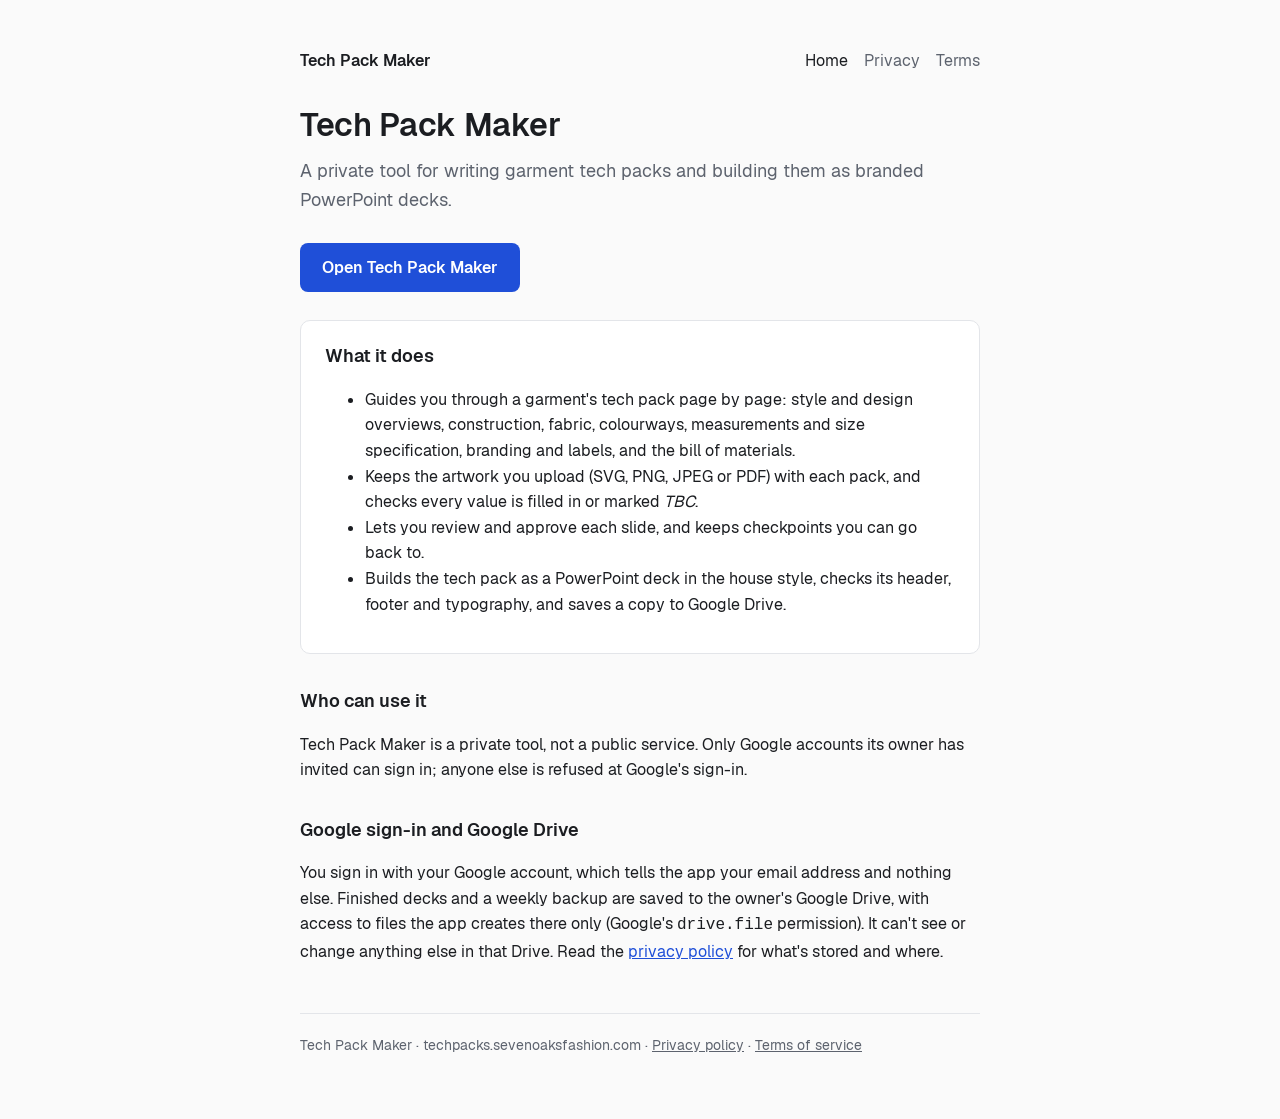
<file: index.html>
<!doctype html>
<html lang="en-GB">
<head>
<meta charset="utf-8">
<meta name="viewport" content="width=device-width, initial-scale=1">
<title>Tech Pack Maker</title>
<meta name="description" content="A private tool for writing garment tech packs and building them as branded PowerPoint decks.">
<link rel="stylesheet" href="style.css">
</head>
<body>
<main>
<header><a class="name" href="./">Tech Pack Maker</a><nav><a href="./" aria-current="page">Home</a><a href="privacy.html">Privacy</a><a href="terms.html">Terms</a></nav></header>
<h1>Tech Pack Maker</h1>
<p class="lead">A private tool for writing garment tech packs and building them as branded PowerPoint decks.</p>
<p><a class="button" href="https://tech-pack-maker-987222995137.europe-west2.run.app/">Open Tech Pack Maker</a></p>
<div class="card">
<h2 style="margin-top:0">What it does</h2>
<ul>
<li>Guides you through a garment's tech pack page by page: style and design overviews, construction, fabric, colourways, measurements and size specification, branding and labels, and the bill of materials.</li>
<li>Keeps the artwork you upload (SVG, PNG, JPEG or PDF) with each pack, and checks every value is filled in or marked <em>TBC</em>.</li>
<li>Lets you review and approve each slide, and keeps checkpoints you can go back to.</li>
<li>Builds the tech pack as a PowerPoint deck in the house style, checks its header, footer and typography, and saves a copy to Google Drive.</li>
</ul>
</div>
<h2>Who can use it</h2>
<p>Tech Pack Maker is a private tool, not a public service. Only Google accounts its owner has invited can sign in; anyone else is refused at Google's sign-in.</p>
<h2>Google sign-in and Google Drive</h2>
<p>You sign in with your Google account, which tells the app your email address and nothing else. Finished decks and a weekly backup are saved to the owner's Google Drive, with access to files the app creates there only (Google's <code>drive.file</code> permission). It can't see or change anything else in that Drive. Read the <a href="privacy.html">privacy policy</a> for what's stored and where.</p>
<footer>Tech Pack Maker · techpacks.sevenoaksfashion.com · <a href="privacy.html">Privacy policy</a> · <a href="terms.html">Terms of service</a></footer>
</main>
</body>
</html>
</file>
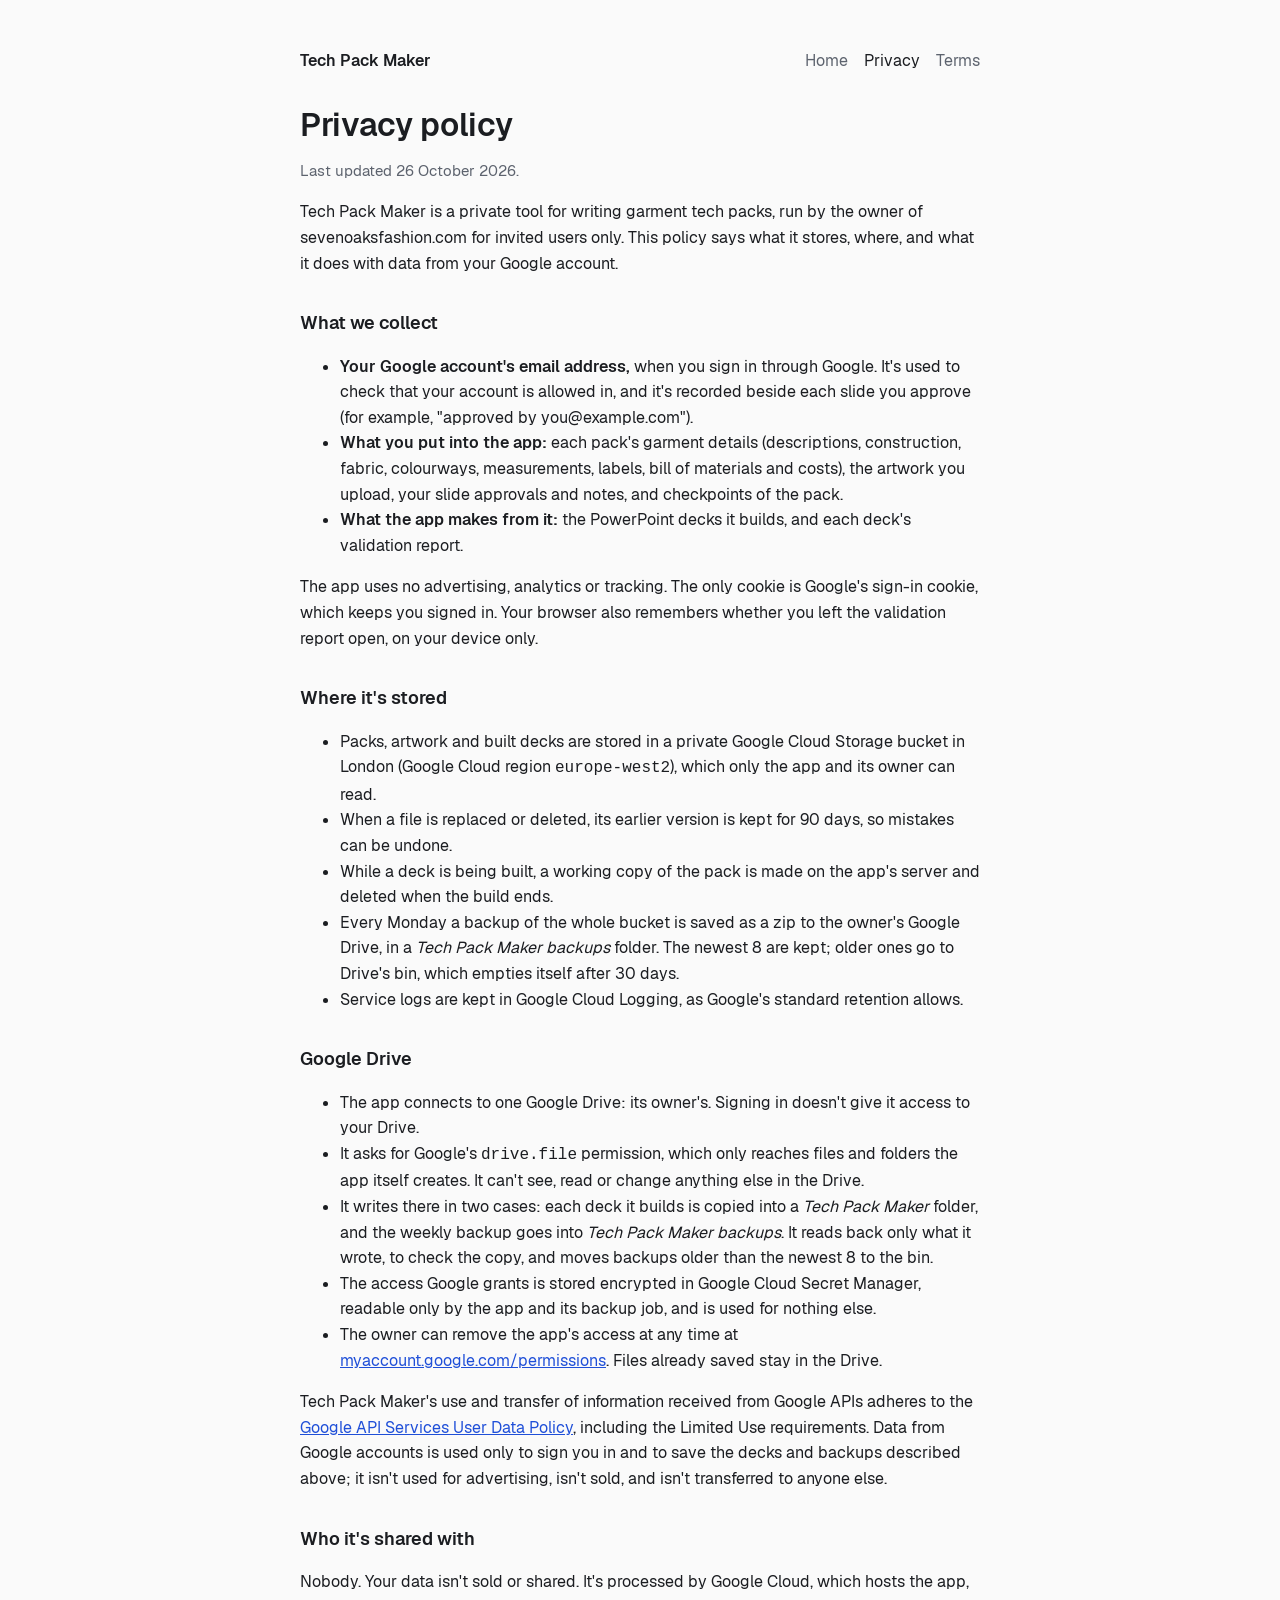
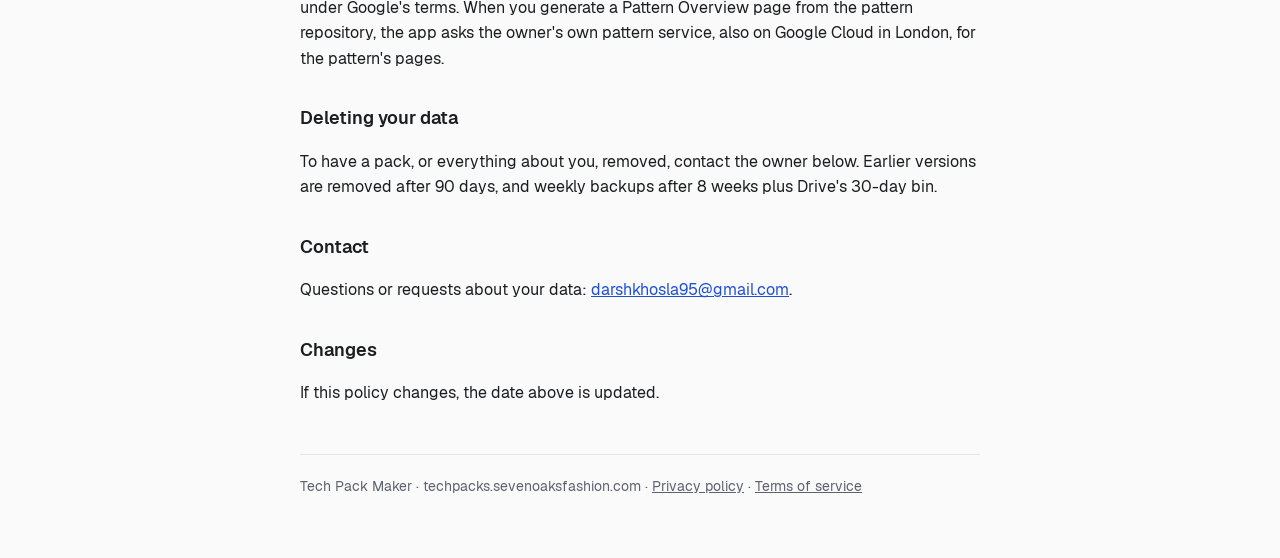
<file: privacy.html>
<!doctype html>
<html lang="en-GB">
<head>
<meta charset="utf-8">
<meta name="viewport" content="width=device-width, initial-scale=1">
<title>Privacy policy · Tech Pack Maker</title>
<meta name="description" content="What Tech Pack Maker stores, where, and what it does with your Google data.">
<link rel="stylesheet" href="style.css">
</head>
<body>
<main>
<header><a class="name" href="./">Tech Pack Maker</a><nav><a href="./">Home</a><a href="privacy.html" aria-current="page">Privacy</a><a href="terms.html">Terms</a></nav></header>
<h1>Privacy policy</h1>
<p class="note">Last updated 26 October 2026.</p>
<p>Tech Pack Maker is a private tool for writing garment tech packs, run by the owner of sevenoaksfashion.com for invited users only. This policy says what it stores, where, and what it does with data from your Google account.</p>
<h2>What we collect</h2>
<ul>
<li><strong>Your Google account's email address,</strong> when you sign in through Google. It's used to check that your account is allowed in, and it's recorded beside each slide you approve (for example, "approved by you@example.com").</li>
<li><strong>What you put into the app:</strong> each pack's garment details (descriptions, construction, fabric, colourways, measurements, labels, bill of materials and costs), the artwork you upload, your slide approvals and notes, and checkpoints of the pack.</li>
<li><strong>What the app makes from it:</strong> the PowerPoint decks it builds, and each deck's validation report.</li>
</ul>
<p>The app uses no advertising, analytics or tracking. The only cookie is Google's sign-in cookie, which keeps you signed in. Your browser also remembers whether you left the validation report open, on your device only.</p>
<h2>Where it's stored</h2>
<ul>
<li>Packs, artwork and built decks are stored in a private Google Cloud Storage bucket in London (Google Cloud region <code>europe-west2</code>), which only the app and its owner can read.</li>
<li>When a file is replaced or deleted, its earlier version is kept for 90 days, so mistakes can be undone.</li>
<li>While a deck is being built, a working copy of the pack is made on the app's server and deleted when the build ends.</li>
<li>Every Monday a backup of the whole bucket is saved as a zip to the owner's Google Drive, in a <em>Tech Pack Maker backups</em> folder. The newest 8 are kept; older ones go to Drive's bin, which empties itself after 30 days.</li>
<li>Service logs are kept in Google Cloud Logging, as Google's standard retention allows.</li>
</ul>
<h2>Google Drive</h2>
<ul>
<li>The app connects to one Google Drive: its owner's. Signing in doesn't give it access to your Drive.</li>
<li>It asks for Google's <code>drive.file</code> permission, which only reaches files and folders the app itself creates. It can't see, read or change anything else in the Drive.</li>
<li>It writes there in two cases: each deck it builds is copied into a <em>Tech Pack Maker</em> folder, and the weekly backup goes into <em>Tech Pack Maker backups</em>. It reads back only what it wrote, to check the copy, and moves backups older than the newest 8 to the bin.</li>
<li>The access Google grants is stored encrypted in Google Cloud Secret Manager, readable only by the app and its backup job, and is used for nothing else.</li>
<li>The owner can remove the app's access at any time at <a href="https://myaccount.google.com/permissions">myaccount.google.com/permissions</a>. Files already saved stay in the Drive.</li>
</ul>
<p>Tech Pack Maker's use and transfer of information received from Google APIs adheres to the <a href="https://developers.google.com/terms/api-services-user-data-policy">Google API Services User Data Policy</a>, including the Limited Use requirements. Data from Google accounts is used only to sign you in and to save the decks and backups described above; it isn't used for advertising, isn't sold, and isn't transferred to anyone else.</p>
<h2>Who it's shared with</h2>
<p>Nobody. Your data isn't sold or shared. It's processed by Google Cloud, which hosts the app, under Google's terms. When you generate a Pattern Overview page from the pattern repository, the app asks the owner's own pattern service, also on Google Cloud in London, for the pattern's pages.</p>
<h2>Deleting your data</h2>
<p>To have a pack, or everything about you, removed, contact the owner below. Earlier versions are removed after 90 days, and weekly backups after 8 weeks plus Drive's 30-day bin.</p>
<h2>Contact</h2>
<p>Questions or requests about your data: <a href="mailto:darshkhosla95@gmail.com">darshkhosla95@gmail.com</a>.</p>
<h2>Changes</h2>
<p>If this policy changes, the date above is updated.</p>
<footer>Tech Pack Maker · techpacks.sevenoaksfashion.com · <a href="privacy.html">Privacy policy</a> · <a href="terms.html">Terms of service</a></footer>
</main>
</body>
</html>
</file>
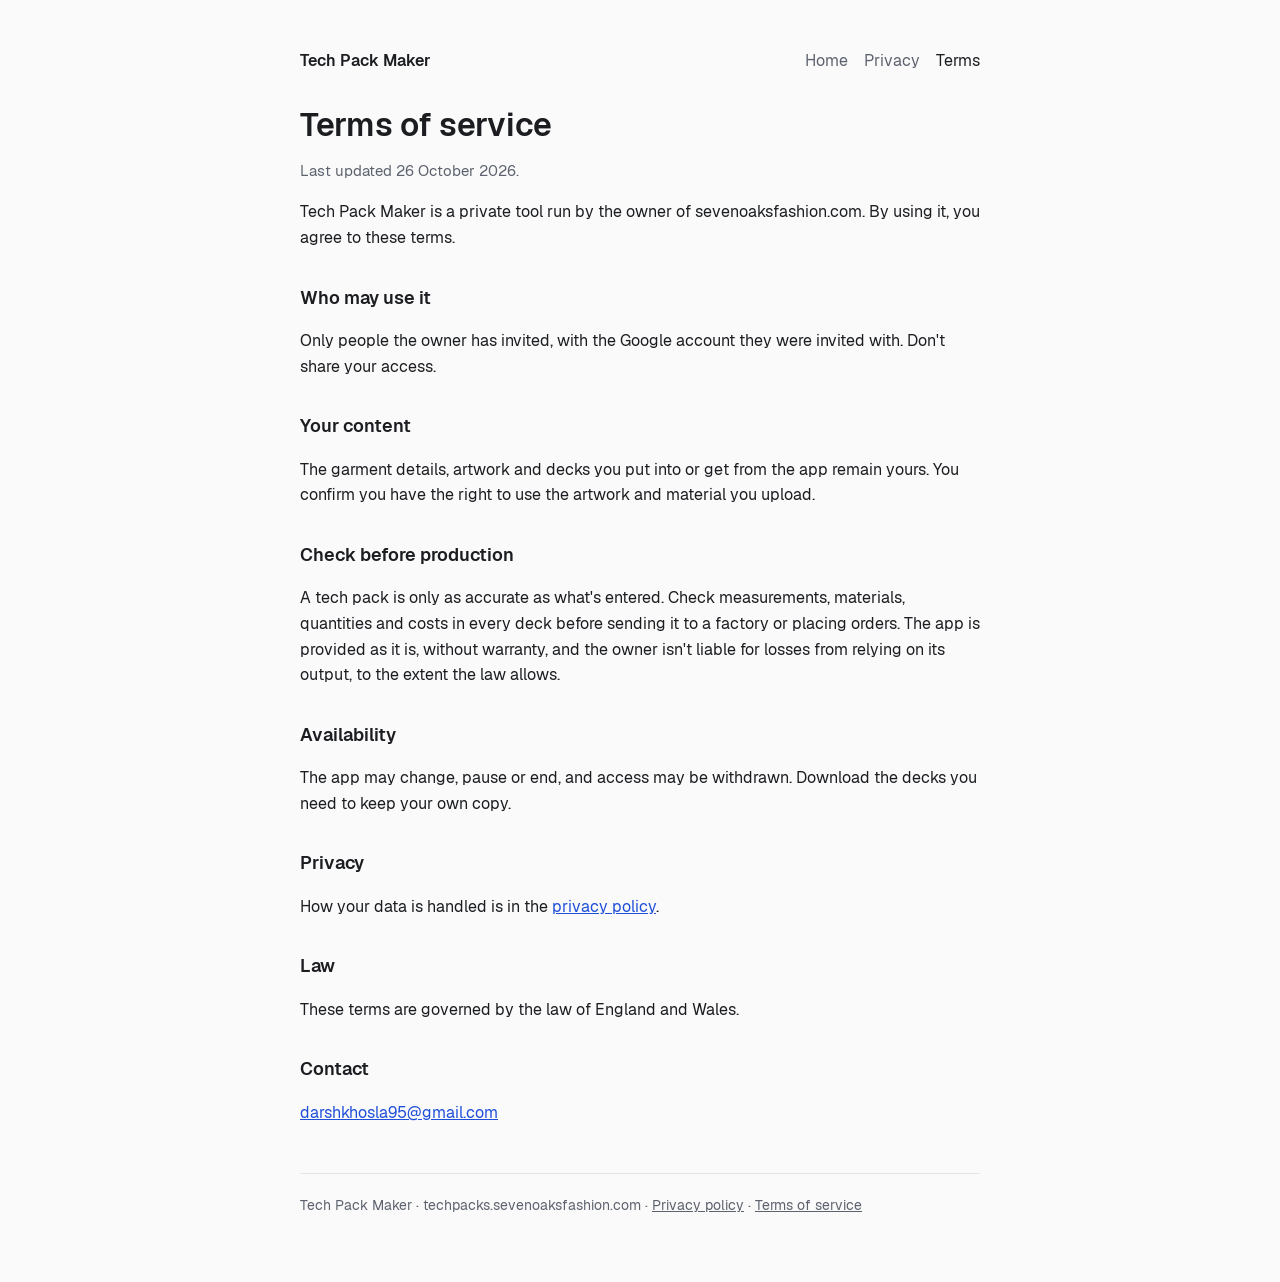
<file: terms.html>
<!doctype html>
<html lang="en-GB">
<head>
<meta charset="utf-8">
<meta name="viewport" content="width=device-width, initial-scale=1">
<title>Terms of service · Tech Pack Maker</title>
<meta name="description" content="The terms for using Tech Pack Maker.">
<link rel="stylesheet" href="style.css">
</head>
<body>
<main>
<header><a class="name" href="./">Tech Pack Maker</a><nav><a href="./">Home</a><a href="privacy.html">Privacy</a><a href="terms.html" aria-current="page">Terms</a></nav></header>
<h1>Terms of service</h1>
<p class="note">Last updated 26 October 2026.</p>
<p>Tech Pack Maker is a private tool run by the owner of sevenoaksfashion.com. By using it, you agree to these terms.</p>
<h2>Who may use it</h2>
<p>Only people the owner has invited, with the Google account they were invited with. Don't share your access.</p>
<h2>Your content</h2>
<p>The garment details, artwork and decks you put into or get from the app remain yours. You confirm you have the right to use the artwork and material you upload.</p>
<h2>Check before production</h2>
<p>A tech pack is only as accurate as what's entered. Check measurements, materials, quantities and costs in every deck before sending it to a factory or placing orders. The app is provided as it is, without warranty, and the owner isn't liable for losses from relying on its output, to the extent the law allows.</p>
<h2>Availability</h2>
<p>The app may change, pause or end, and access may be withdrawn. Download the decks you need to keep your own copy.</p>
<h2>Privacy</h2>
<p>How your data is handled is in the <a href="privacy.html">privacy policy</a>.</p>
<h2>Law</h2>
<p>These terms are governed by the law of England and Wales.</p>
<h2>Contact</h2>
<p><a href="mailto:darshkhosla95@gmail.com">darshkhosla95@gmail.com</a></p>
<footer>Tech Pack Maker · techpacks.sevenoaksfashion.com · <a href="privacy.html">Privacy policy</a> · <a href="terms.html">Terms of service</a></footer>
</main>
</body>
</html>
</file>
<file: style.css>
@font-face{font-family:Geist;src:url(fonts/Geist-Regular.woff2) format("woff2");font-weight:400}
@font-face{font-family:Geist;src:url(fonts/Geist-SemiBold.woff2) format("woff2");font-weight:600}
:root{--ink:#1b1d21;--muted:#5d636e;--line:#e3e5e9;--bg:#fafafa;--card:#fff;--accent:#1f4fd8;--accent-ink:#fff}
@media (prefers-color-scheme:dark){:root{--ink:#e9ebef;--muted:#a3a9b4;--line:#2c3038;--bg:#14161a;--card:#1b1e23;--accent:#7aa0ff;--accent-ink:#0d1118}}
*{box-sizing:border-box}
body{margin:0;background:var(--bg);color:var(--ink);font:16px/1.6 Geist,system-ui,-apple-system,"Segoe UI",sans-serif}
main{max-width:720px;margin:0 auto;padding:48px 20px 64px}
header{display:flex;justify-content:space-between;align-items:baseline;gap:16px;flex-wrap:wrap;margin-bottom:32px}
header a.name{font-weight:600;color:var(--ink);text-decoration:none}
nav a{color:var(--muted);margin-left:16px;text-decoration:none}
nav a:hover,nav a[aria-current]{color:var(--ink)}
h1{font-size:2rem;line-height:1.2;margin:0 0 12px;font-weight:600;letter-spacing:-.01em}
h2{font-size:1.15rem;margin:32px 0 8px;font-weight:600}
p,li{color:var(--ink)}
.lead{font-size:1.15rem;color:var(--muted);margin:0 0 28px}
.button{display:inline-block;background:var(--accent);color:var(--accent-ink);padding:12px 22px;border-radius:8px;font-weight:600;text-decoration:none}
.button:hover{filter:brightness(1.08)}
.card{background:var(--card);border:1px solid var(--line);border-radius:10px;padding:20px 24px;margin:28px 0}
.note{color:var(--muted);font-size:.95rem}
footer{margin-top:48px;padding-top:20px;border-top:1px solid var(--line);color:var(--muted);font-size:.9rem}
footer a{color:var(--muted)}
a{color:var(--accent)}
</file>
